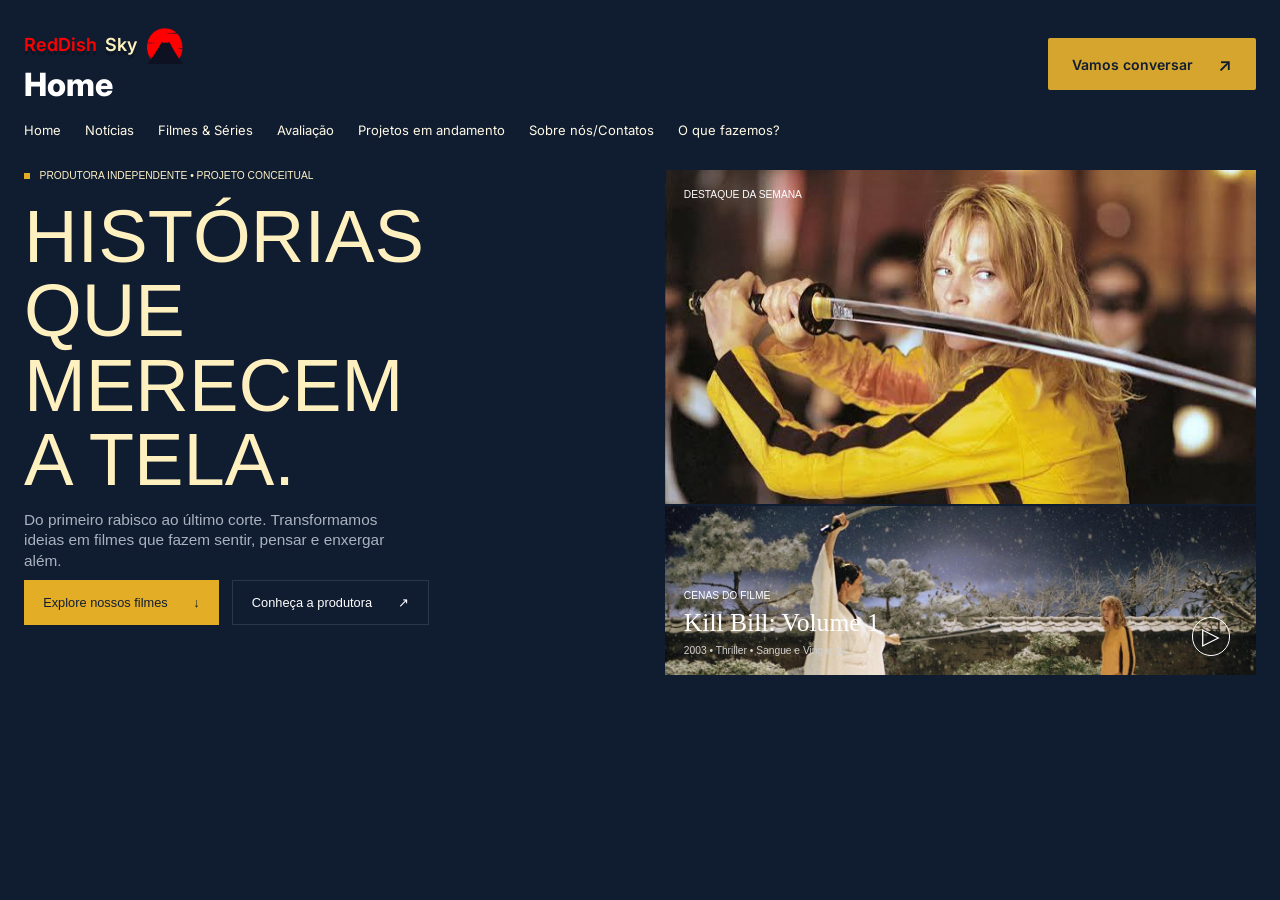
<file: index.html>
<!DOCTYPE html>
<html lang="pt-br">

<head>
    <meta charset="UTF-8">
    <meta name="viewport" content="width=device-width, initial-scale=1.0">
    <title>Red Sky - Home</title>
    <link href="https://fonts.googleapis.com/css2?family=Barlow+Condensed:wght@600;700&family=Inter:ital,wght@0,400;0,500;0,600;0,700;0,800;1,600&display=swap" rel="stylesheet">
    <link rel="stylesheet" href="style.css">
</head>

<body>

    <div class="pagina">

        <header class="cabecalho">

            <div class="logo">

                <div class="logoNome">
                    <span>RedDish</span> Sky
                    <img src="Imagem/Logo.png" alt="Logo Red Sky">
                </div>

                <h2>Home</h2>

            </div>

            <nav>
                <a href="index.html">Home</a>
                <a href="noticias.html">Notícias</a>
                <a href="filmes&series.html">Filmes & Séries</a>
                <a href="avaliacao.html">Avaliação</a>
                <a href="projetos.html">Projetos em andamento</a>
                <a href="sobrenos.html">Sobre nós/Contatos</a>
                <a href="oquefazemos.html">O que fazemos?</a>
            </nav>

            <a href="sobrenos.html" class="botaoConversar">
                Vamos conversar <span>↗</span>
            </a>

        </header>

        <main class="conteudo">

            <section class="textoPrincipal">

                <p class="categoria">
                    <span></span>
                    PRODUTORA INDEPENDENTE • PROJETO CONCEITUAL
                </p>


                <h1>
                    HISTÓRIAS QUE<br>
                    MERECEM<br>
                    A TELA.
                </h1>


                <p class="descricao">
                    Do primeiro rabisco ao último corte. Transformamos <br>
                    ideias em filmes que fazem sentir, pensar e enxergar <br>
                    além.
                </p>


                <!-- BOTÕES -->
                <div class="botoes">

                    <a href="filmes&series.html" class="botaoFilmes">
                        Explore nossos filmes <span>↓</span>
                    </a>

                    <a href="oquefazemos.html" class="botaoProdutora">
                        Conheça a produtora <span>↗</span>
                    </a>

                </div>

            </section>

            <section class="imagens">


                <!-- IMAGEM SUPERIOR -->
                <div class="imagemPrincipal">

                    <img src="Imagem/Kill bill img1.jpg" alt="Cena de Kill Bill">

                    <span class="destaque">
                        DESTAQUE DA SEMANA
                    </span>

                </div>

                <div class="imagemSecundaria">

                    <img src="Imagem/Kill bill img2.jpg" alt="Cena de Kill Bill">

                    <div class="informacoesFilme">

                        <span>CENAS DO FILME</span>

                        <h2>Kill Bill: Volume 1</h2>

                        <p>2003 • Thriller • Sangue e Vingança</p>

                    </div>

                    <a href="#" class="botaoPlay">▷</a>

                </div>

            </section>

        </main>

    </div>

</body>

</html>
</file>
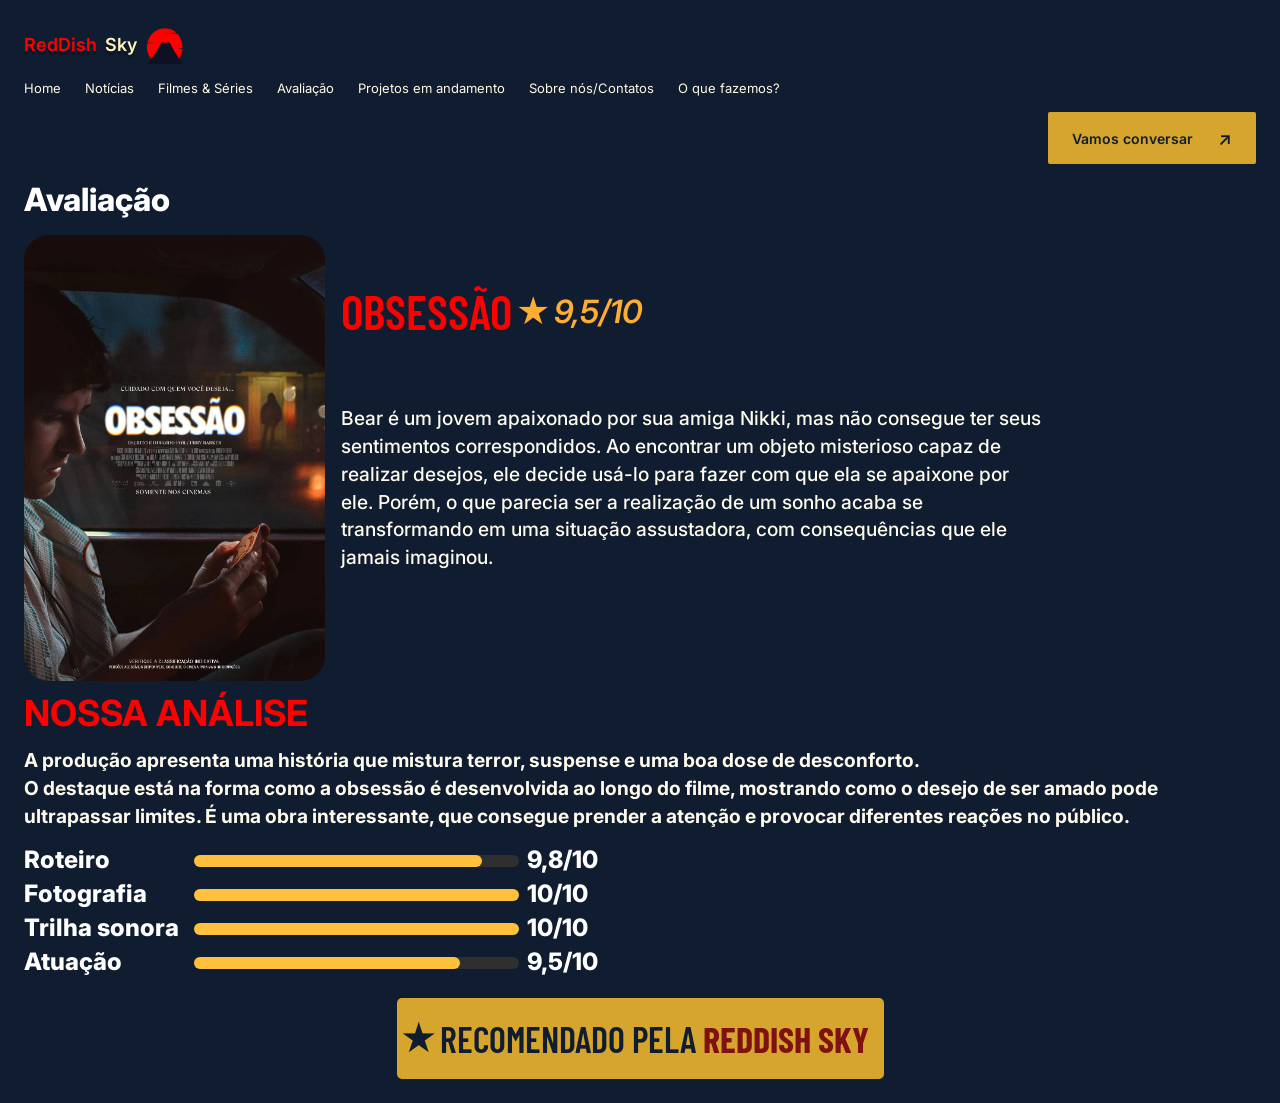
<file: avaliacao.html>
<!DOCTYPE html>
<html lang="en">
<head>
  <meta charset="UTF-8">
  <meta name="viewport" content="width=device-width, initial-scale=1.0">
  <title>Avaliação - RedDish Sky</title>
  <link href="https://fonts.googleapis.com/css2?family=Barlow+Condensed:wght@600;700&family=Inter:ital,wght@0,400;0,500;0,600;0,700;0,800;1,600&display=swap" rel="stylesheet">
  <link rel="stylesheet" href="avaliacao.css">
</head>
<body>

<div class="tela">

  <!-- topo -->
  <div class="logo"><span>RedDish</span> Sky <img src="Imagem/Logo.png" alt="Logo"></div>

  <nav>
    <a href="index.html">Home</a>
    <a href="noticias.html">Notícias</a>
    <a href="filmes&series.html">Filmes & Séries</a>
    <a href="avaliacao.html">Avaliação</a>
    <a href="projetos.html">Projetos em andamento</a>
    <a href="sobrenos.html">Sobre nós/Contatos</a>
    <a href="oquefazemos.html">O que fazemos?</a>
  </nav>

  <a href="sobrenos.html" class="botao">Vamos conversar <span>↗</span></a>

  <h1>Avaliação</h1>

  <!-- lado esquerdo -->
  <img class="poster" src="Imagem/Obsessão img7.jpg">

  <div class="filmeCabecalho">
    <h2 class="titulo">Obsessão</h2>
    <span class="estrela">★</span>
    <span class="nota">9,5/10</span>
  </div>

  <p class="sinopse">Bear é um jovem apaixonado por sua amiga Nikki, mas não consegue ter seus sentimentos correspondidos. Ao encontrar um objeto misterioso capaz de realizar desejos, ele decide usá-lo para fazer com que ela se apaixone por ele. Porém, o que parecia ser a realização de um sonho acaba se transformando em uma situação assustadora, com consequências que ele jamais imaginou.</p>

  <div class="linha"></div>

  <!-- lado direito -->
  <h2 class="analiseTitulo">Nossa análise</h2>
  <p class="analiseTexto">A produção apresenta uma história que mistura terror, suspense e uma boa dose de desconforto.<br>O destaque está na forma como a obsessão é desenvolvida ao longo do filme, mostrando como o desejo de ser amado pode ultrapassar limites. É uma obra interessante, que consegue prender a atenção e provocar diferentes reações no público.</p>

  <div class="notas">
    <div class="item">
      <span>Roteiro</span>
      <div class="barra"><div style="width: 88.5%"></div></div>
      <span>9,8/10</span>
    </div>
    <div class="item">
      <span>Fotografia</span>
      <div class="barra"><div style="width: 100%"></div></div>
      <span>10/10</span>
    </div>
    <div class="item">
      <span>Trilha sonora</span>
      <div class="barra"><div style="width: 100%"></div></div>
      <span>10/10</span>
    </div>
    <div class="item">
      <span>Atuação</span>
      <div class="barra"><div style="width: 81.8%"></div></div>
      <span>9,5/10</span>
    </div>
  </div>

  <div class="selo">
    <span>★</span>
    <p>RECOMENDADO PELA <b>REDDISH SKY</b></p>
  </div>

</div>

</body>
</html>
</file>
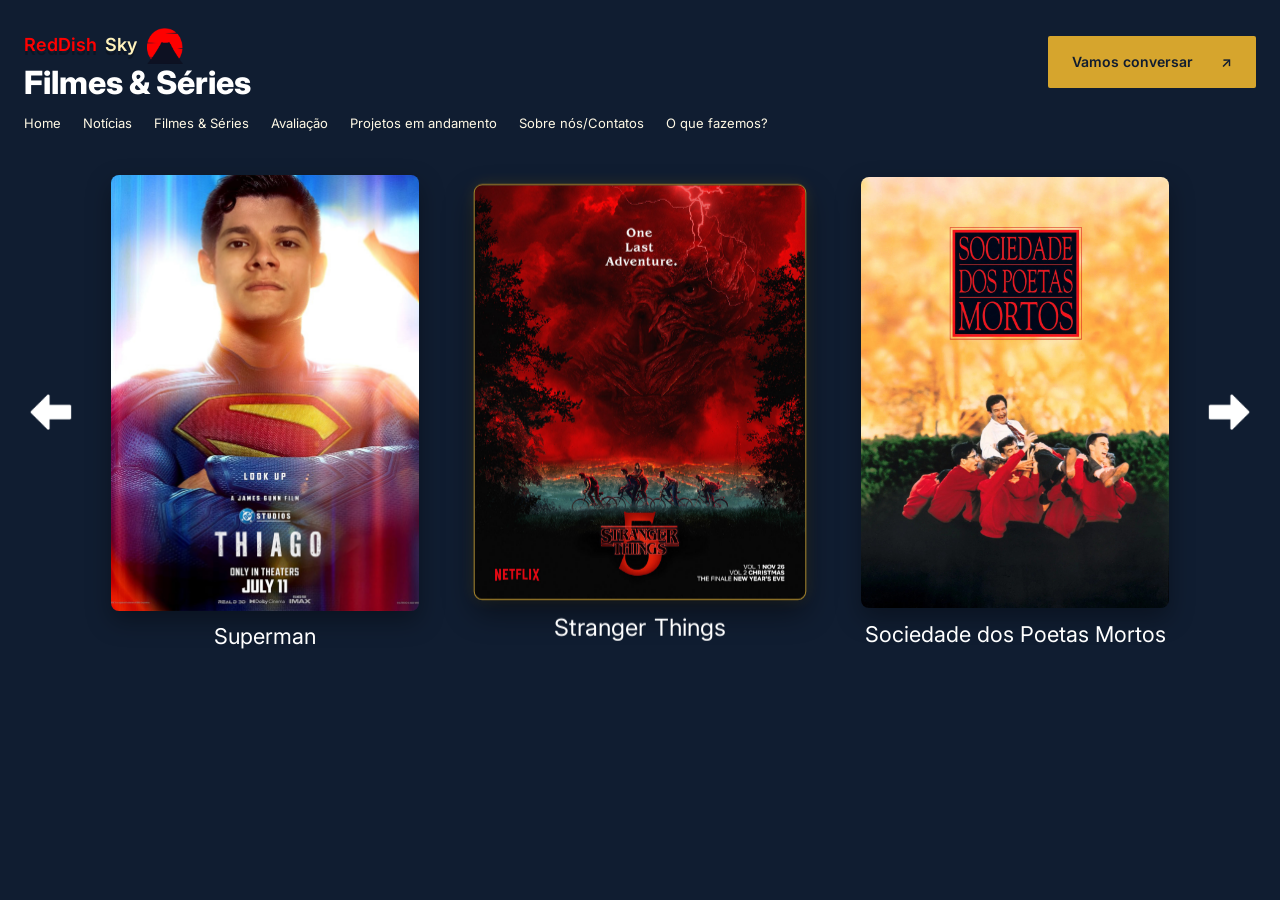
<file: filmes&series.html>
<!DOCTYPE html>
<html lang="pt-br">

<head>
    <meta charset="UTF-8">
    <meta name="viewport" content="width=device-width, initial-scale=1.0">
    <title>Red Sky - Filmes & Séries</title>
    <link href="https://fonts.googleapis.com/css2?family=Barlow+Condensed:wght@600;700&family=Inter:ital,wght@0,400;0,500;0,600;0,700;0,800;1,600&display=swap" rel="stylesheet">
    <link rel="stylesheet" href="filme nos.css">
    <script src="filmes&series.js" defer></script>
</head>

<body>

    <div class="pagina">

        <header class="cabecalho">

            <div class="logo">

                <div class="logoNome">
                    <span>RedDish</span> Sky
                    <img src="Imagem/Logo.png" alt="Logo Red Sky">
                </div>

                <h2>Filmes & Séries</h2>

            </div>

            <nav class="menu">
                <a href="index.html">Home</a>
                <a href="noticias.html">Notícias</a>
                <a class="ativo" href="filmes&series.html">Filmes & Séries</a>
                <a href="avaliacao.html">Avaliação</a>
                <a href="projetos.html">Projetos em andamento</a>
                <a href="sobrenos.html">Sobre nós/Contatos</a>
                <a href="oquefazemos.html">O que fazemos?</a>
            </nav>

            <a href="sobrenos.html" class="botaoConversar">
                Vamos conversar <span>↗</span>
            </a>

        </header>

        <main class="conteudoFilmes">

            <button class="setaFilmes setaEsquerda" id="anterior" aria-label="Filme anterior">
                <img src="Imagem/—Pngtree—vector right arrow icon_4184716.png" alt="">
            </button>

            <section class="listaFilmes" id="listaFilmes">

                <div class="cardFilme">

                    <img src="Imagem/ThiagoMondim1i1.jpg.jpeg" alt="Cartaz do filme Superman">

                    <h2>Superman</h2>

                </div>

                <div class="cardFilme filmeCentral">

                    <img src="Imagem/Stranger Things.jpg" alt="Cartaz de Stranger Things">

                    <h2>Stranger Things</h2>

                </div>

                <div class="cardFilme">

                    <img src="Imagem/Sociedade dos Poetas Mortos img6.jpg" alt="Cartaz de Sociedade dos Poetas Mortos">

                    <h2>Sociedade dos Poetas Mortos</h2>

                </div>

            </section>

            <button class="setaFilmes setaDireita" id="proximo" aria-label="Próximo filme">
                <img src="Imagem/—Pngtree—vector right arrow icon_4184716.png" alt="">
            </button>

        </main>

    </div>

    

</body>

</html>
</file>
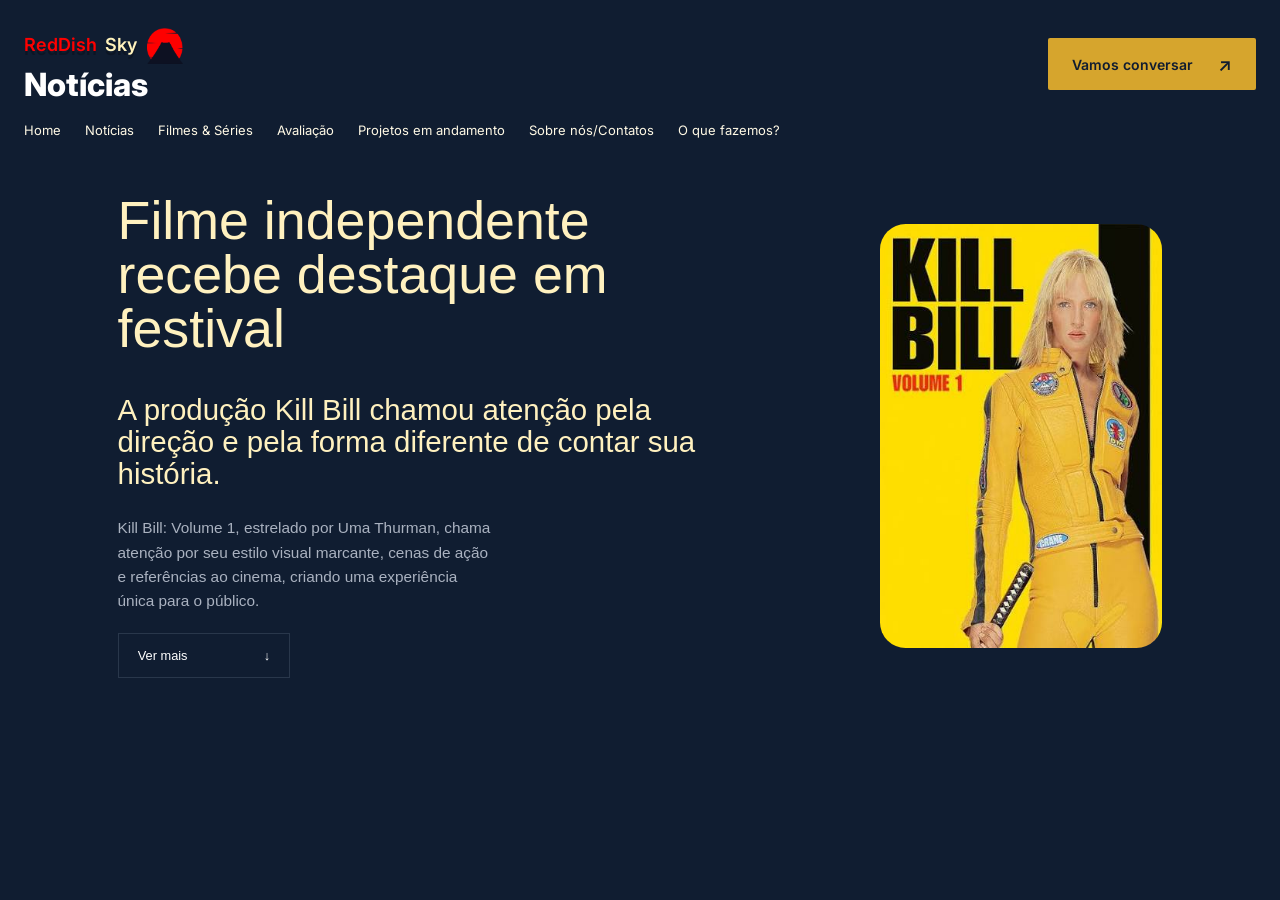
<file: noticias.html>
<!DOCTYPE html>
<html lang="pt-br">

<head>
    <meta charset="UTF-8">
    <meta name="viewport" content="width=device-width, initial-scale=1.0">
    <title>Red Sky - Notícias</title>
    <link href="https://fonts.googleapis.com/css2?family=Barlow+Condensed:wght@600;700&family=Inter:ital,wght@0,400;0,500;0,600;0,700;0,800;1,600&display=swap" rel="stylesheet">
    <link rel="stylesheet" href="style.css">
</head>

<body>

    <div class="pagina">

        <header class="cabecalho">

            <div class="logo">

                <div class="logoNome">
                    <span>RedDish</span> Sky
                    <img src="Imagem/Logo.png" alt="Logo Red Sky">
                </div>

                <h2>Notícias</h2>

            </div>

            <nav>
            <a href="index.html">Home</a>
            <a href="noticias.html">Notícias</a>
            <a href="filmes&series.html">Filmes & Séries</a>
            <a href="avaliacao.html">Avaliação</a>
            <a href="projetos.html">Projetos em andamento</a>
            <a href="sobrenos.html">Sobre nós/Contatos</a>
            <a href="oquefazemos.html">O que fazemos?</a>
        </nav>

            <a href="sobrenos.html" class="botaoConversar">
                Vamos conversar <span>↗</span>
            </a>

        </header>

        <main class="conteudoNoticia">

            <section class="textoNoticia">

                <h1>
                    Filme independente<br>
                    recebe destaque em<br>
                    festival
                </h1>

                <h2>
                    A produção Kill Bill chamou atenção pela
                    direção e pela forma diferente de contar
                    sua história.
                </h2>

                <p>
                    Kill Bill: Volume 1, estrelado por Uma Thurman,
                    chama <br> atenção por seu estilo visual marcante,
                    cenas de ação <br> e referências ao cinema, criando
                    uma experiência <br> única para o público.
                </p>

                <a href="#" class="botaoVerMais">
                    Ver mais <span>↓</span>
                </a>

            </section>

            <section class="imagemNoticia">

                <img src="Imagem/Kill Bill img3.jpg" alt="Cartaz de Kill Bill Volume 1">

            </section>

        </main>

    </div>

</body>

</html>
</file>
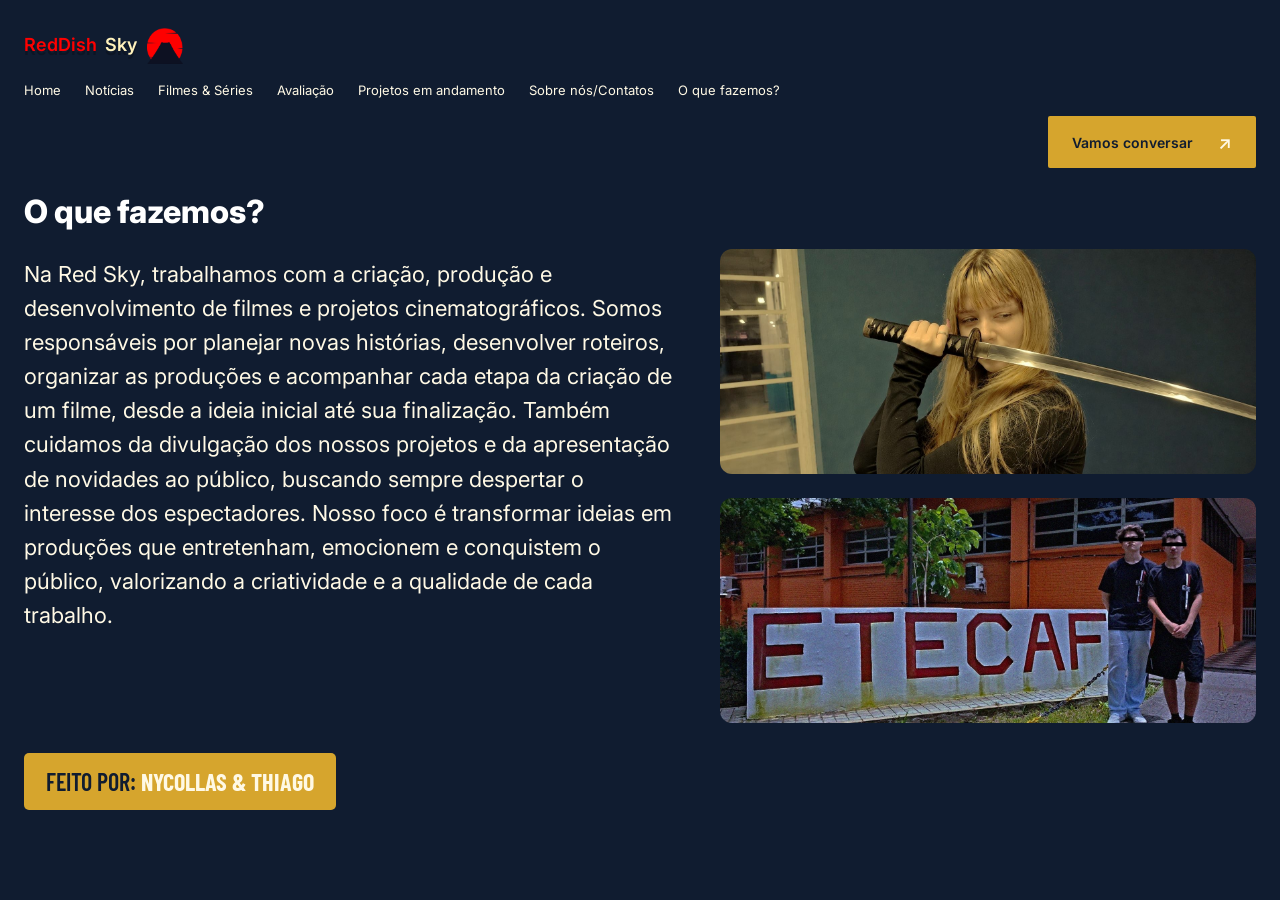
<file: oquefazemos.html>
<!DOCTYPE html>
<html lang="pt-BR">
<head>
    <meta charset="UTF-8">
    <meta name="viewport" content="width=device-width, initial-scale=1.0">
    <title>O que fazemos? - RedDish Sky</title>
    <link href="https://fonts.googleapis.com/css2?family=Barlow+Condensed:wght@600;700&family=Inter:ital,wght@0,400;0,500;0,600;0,700;0,800;1,600&display=swap" rel="stylesheet">
  <link rel="stylesheet" href="oquefazemos.css">
</head>
<body>
    <div class="tela">

  <!-- topo -->
  <div class="logo"><span>RedDish</span> Sky <img src="Imagem/Logo.png" alt="Logo"></div>

  <nav>
    <a href="index.html">Home</a>
    <a href="noticias.html">Notícias</a>
    <a href="filmes&series.html">Filmes & Séries</a>
    <a href="avaliacao.html">Avaliação</a>
    <a href="projetos.html">Projetos em andamento</a>
    <a href="sobrenos.html">Sobre nós/Contatos</a>
    <a href="oquefazemos.html">O que fazemos?</a>
  </nav>

  <a href="sobrenos.html" class="botao">Vamos conversar <span>↗</span></a>

  <h1>O que fazemos?</h1>
  
    <div class="conteudo">
      <p class="texto">Na Red Sky, trabalhamos com a criação, produção e desenvolvimento de filmes e projetos cinematográficos. Somos responsáveis por planejar novas histórias, desenvolver roteiros, organizar as produções e acompanhar cada etapa da criação de um filme, desde a ideia inicial até sua finalização.
Também cuidamos da divulgação dos nossos projetos e da apresentação de novidades ao público, buscando sempre despertar o interesse dos espectadores. Nosso foco é transformar ideias em produções que entretenham, emocionem e conquistem o público, valorizando a criatividade e a qualidade de cada trabalho.</p>
      <div class="imagens">
        <img src="Imagem/Foto KILL BILL.jpeg" alt="Obsessão">
        <img src="Imagem/Parasite.jpeg" alt="Escola">
      </div>
    </div>

    <div class="autores">FEITO POR: <strong>NYCOLLAS & THIAGO</strong></div>

</body>
</html>
</file>
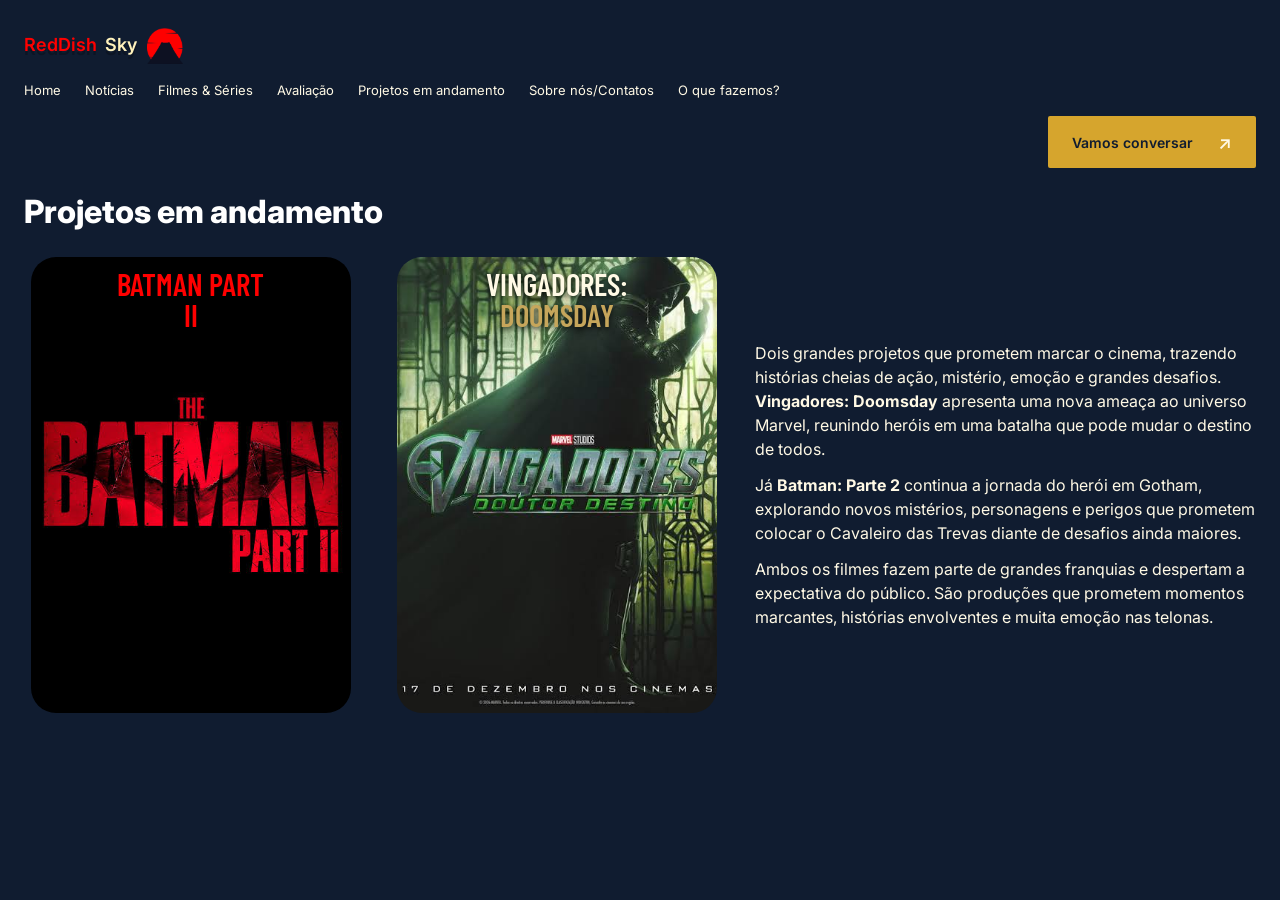
<file: projetos.html>
<!DOCTYPE html>
<html lang="en">
<head>
    <meta charset="UTF-8">
    <meta name="viewport" content="width=device-width, initial-scale=1.0">
    <title>Projetos em andamento - RedDish Sky</title>
    <link href="https://fonts.googleapis.com/css2?family=Barlow+Condensed:wght@600;700&family=Inter:ital,wght@0,400;0,500;0,600;0,700;0,800;1,600&display=swap" rel="stylesheet">
  <link rel="stylesheet" href="projetos.css">
</head>
<body>
    <div class="tela">

  <!-- topo -->
  <div class="logo"><span>RedDish</span> Sky <img src="Imagem/Logo.png" alt="Logo"></div>

  <nav>
    <a href="index.html">Home</a>
    <a href="noticias.html">Notícias</a>
    <a href="filmes&series.html">Filmes & Séries</a>
    <a href="avaliacao.html">Avaliação</a>
    <a href="projetos.html">Projetos em andamento</a>
    <a href="sobrenos.html">Sobre nós/Contatos</a>
    <a href="oquefazemos.html">O que fazemos?</a>
  </nav>

  <a href="sobrenos.html" class="botao">Vamos conversar <span>↗</span></a>

  <h1>Projetos em andamento</h1>

   <!-- lado esquerdo -->
    <div class="poster">
      <div class="posterItem">
        <h2 class="titulo1">BATMAN PART II</h2>
        <img src="Imagem/Batman Part II img8.jpg" alt="The Batman Part II">
      </div>
      <div class="posterItem">
        <h2 class="titulo"><span>Vingadores:</span>  Doomsday</h2>
        <div class="posterDetalhes">
          <img src="Imagem/Vingadores Doomsday img9.jpg" alt="Vingadores: Doomsday">
        </div>
      </div>
      <p class="descricao">Dois grandes projetos que prometem marcar o cinema, trazendo histórias cheias de ação, mistério, emoção e grandes desafios. <strong>Vingadores: Doomsday</strong> apresenta uma nova ameaça ao universo Marvel, reunindo heróis em uma batalha que pode mudar o destino de todos.
        <span class="descricaoParagrafo">Já <strong>Batman: Parte 2</strong> continua a jornada do herói em Gotham, explorando novos mistérios, personagens e perigos que prometem colocar o Cavaleiro das Trevas diante de desafios ainda maiores.</span>
        <span class="descricaoParagrafo">Ambos os filmes fazem parte de grandes franquias e despertam a expectativa do público. São produções que prometem momentos marcantes, histórias envolventes e muita emoção nas telonas.</span>
      </p>
    </div>

</body>
</html>
</file>
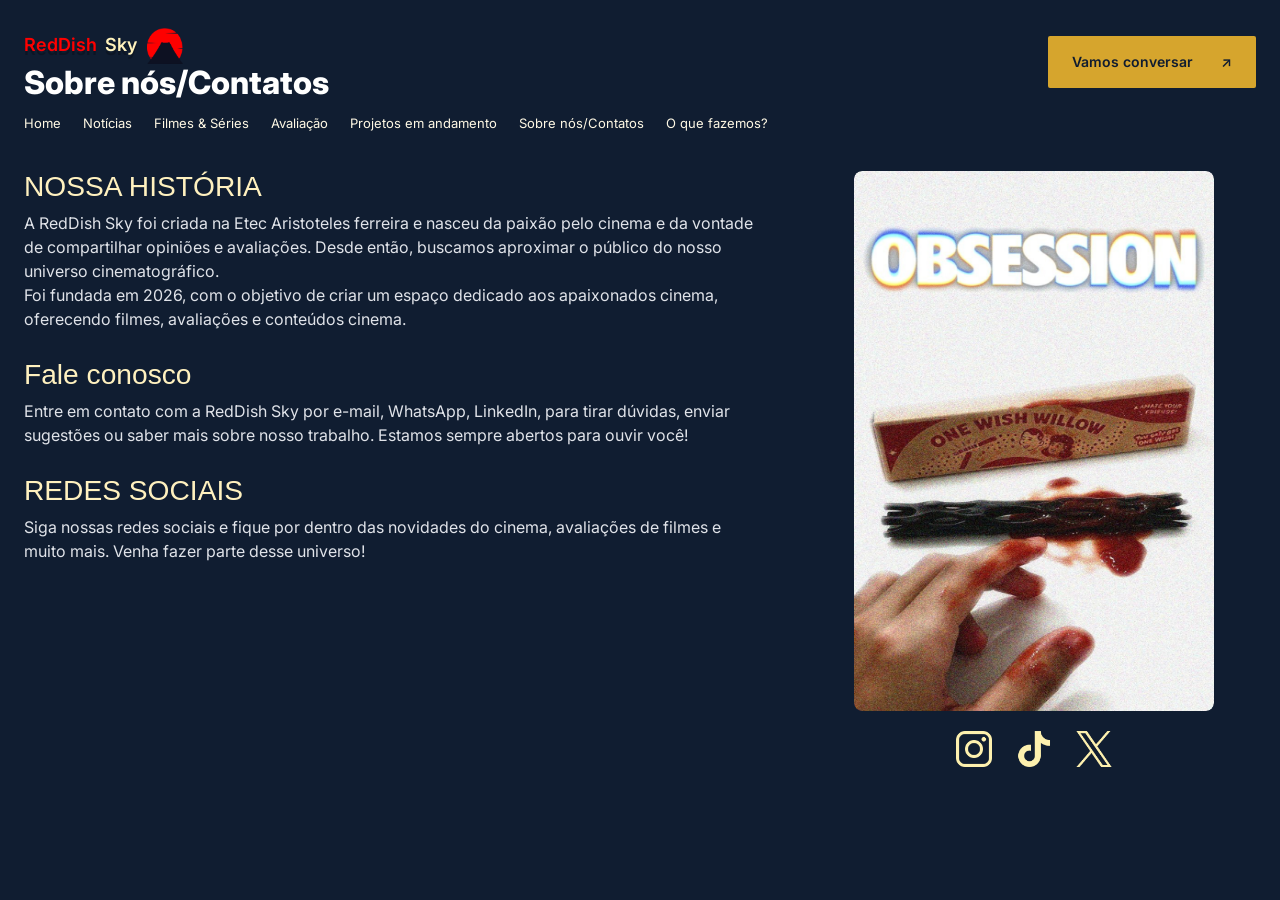
<file: sobrenos.html>
<!DOCTYPE html>
<html lang="pt-br">

<head>
    <meta charset="UTF-8">
    <meta name="viewport" content="width=device-width, initial-scale=1.0">
    <title>Red Sky - Sobre nós</title>
    <link href="https://fonts.googleapis.com/css2?family=Barlow+Condensed:wght@600;700&family=Inter:ital,wght@0,400;0,500;0,600;0,700;0,800;1,600&display=swap" rel="stylesheet">
    <link rel="stylesheet" href="filme nos.css">
</head>

<body>

    <div class="pagina">

        <header class="cabecalho">

            <div class="logo">

                <div class="logoNome">
                    <span>RedDish</span> Sky
                    <img src="Imagem/Logo.png" alt="Logo Red Sky">
                </div>

                <h2>Sobre nós/Contatos</h2>

            </div>

            <nav class="menu">
                    <a href="index.html">Home</a>
                    <a href="noticias.html">Notícias</a>
                    <a href="filmes&series.html">Filmes & Séries</a>
                    <a href="avaliacao.html">Avaliação</a>
                    <a href="projetos.html">Projetos em andamento</a>
                    <a class="ativo" href="sobrenos.html">Sobre nós/Contatos</a>
                    <a href="oquefazemos.html">O que fazemos?</a>

            </nav>

            <a href="sobrenos.html" class="botaoConversar">
                Vamos conversar <span>↗</span>
            </a>

        </header>

        <main class="conteudoSobrenos">

            <section class="textosSobrenos">

                <div class="blocoSobrenos">
                    <h2>NOSSA HISTÓRIA</h2>

                    <p>
                        A RedDish Sky foi criada na Etec Aristoteles ferreira e nasceu da paixão pelo cinema e da vontade de compartilhar opiniões e avaliações. Desde então, buscamos aproximar o público do nosso universo cinematográfico.
                    </p>

                    <p>
                        Foi fundada em 2026, com o objetivo de criar um espaço dedicado aos apaixonados cinema, oferecendo filmes, avaliações e conteúdos cinema.
                    </p>
                </div>

                <div class="blocoSobrenos">
                    <h2>Fale conosco</h2>

                    <p>
                        Entre em contato com a RedDish Sky por e-mail, WhatsApp, LinkedIn, para tirar dúvidas, enviar sugestões ou saber mais sobre nosso trabalho. Estamos sempre abertos para ouvir você!
                    </p>
                </div>

                <div class="blocoSobrenos">
                    <h2>REDES SOCIAIS</h2>

                    <p>
                        Siga nossas redes sociais e fique por dentro das novidades do cinema, avaliações de filmes e muito mais. Venha fazer parte desse universo!
                    </p>
                </div>

            </section>

            <section class="ladoDireitoSobrenos">

                <div class="imagemSobrenos">
                    <img src="Imagem/ediçãoObsessão.jpeg" alt="Imagem de Kill Bill">
                </div>

                <div class="redesSociais">

                    <a href="#" aria-label="Instagram"></a>
                    <a href="#" aria-label="TikTok"></a>
                    <a href="#" aria-label="X"></a>

                </div>

            </section>

        </main>

    </div>

</body>
</html>
</file>
<file: style.css>
*{
margin: 0;
padding: 0;
box-sizing: border-box;
}

body{
background-color: #101d31;
font-family: Arial, Helvetica, sans-serif;
}

.pagina{
background-color: #101d31;
color: white;
margin: 0;
padding: 2vw;
width: 100%;
height: 100vh;
overflow: hidden;
}

.cabecalho{
position: relative;
display: block;
width: 1440px;
height: 74px;
margin-bottom: 1vw;
left: calc(-1.739vw);
top: calc(-1.739vw);
zoom: 1.15;
}

@media (min-width: 1656px){
.cabecalho{
left: calc(41.739vw - 720px);
}
}

.logo{
position: absolute;
left: 67px;
top: 28px;
min-width: 0;
}

.logoNome{
display: flex;
align-items: center;
gap: 8px;
font-family: 'Inter', Arial, sans-serif;
font-size: 18px;
font-weight: 600;
color: #fff2bc;
text-shadow: 0 4px 0 rgba(0, 0, 0, 0.25);
}

.logoNome span{
color: red;
}

.logoNome img{
width: 40px;
height: 40px;
object-fit: contain;
}

.logo h2{
font-family: 'Inter', Arial, sans-serif;
font-size: 32px;
font-weight: 800;
color: white;
margin-top: 1px;
}

nav{
position: absolute;
left: 383px;
top: 36px;
display: flex;
width: max-content;
gap: 33px;
}

nav a{
text-decoration: none;
color: #fff9e5;
font-family: 'Inter', Arial, sans-serif;
font-size: 13px;
display: inline-block;
transition: 0.3s ease;
}

nav a:hover{
transform: translateY(-5px);
filter: brightness(1.2);
box-shadow: 0 5px 15px #e3ad2650;
}

.botaoConversar{
position: absolute;
left: 1217px;
top: 22px;
background-color: #d6a52d;
color: #101c30;
text-decoration: none;
font-family: 'Inter', Arial, sans-serif;
font-size: 14px;
font-weight: 600;
padding: 0 24px;
width: 208px;
height: 52px;
min-width: 0;
display: flex;
justify-content: space-between;
align-items: center;
border-radius: 2px;
transition: 0.3s ease;
}

.botaoConversar span{
font-size: 18px;
}

.conteudo{
display: flex;
justify-content: space-between;
gap: 3%;
}

.textoPrincipal{
width: 47%;
}

.categoria{
font-size: 0.8vw;
margin-bottom: 1.5vw;
color: #fff2c6;
}

.categoria span{
display: inline-block;
width: 0.5vw;
height: 0.5vw;
background-color: #e3ad26;
margin-right: 0.5vw;
}

.textoPrincipal h1{
font-family: Impact, "Arial Narrow", sans-serif;
font-size: 5.8vw;
font-weight: normal;
line-height: 1;
color: #fff1bf;
margin-bottom: 1vw;
}

.descricao{
font-size: 1.2vw;
line-height: 1.6vw;
color: #aab2c0;
max-width: 38vw;
margin-bottom: 0.7vw;
}

.botoes{
display: flex;
gap: 1vw;
}

.botaoFilmes,
.botaoProdutora{
text-decoration: none;
font-size: 1vw;
padding: 1.1vw 1.5vw;
display: flex;
align-items: center;
justify-content: space-between;
gap: 2vw;
transition: 0.3s ease;
}

.botaoFilmes{
background-color: #e3ad26;
color: #101d31;
}

.botaoProdutora{
border: 1px solid #29374b;
color: white;
}

.botaoFilmes:hover,
.botaoProdutora:hover,
.botaoConversar:hover{
transform: translateY(-5px);
filter: brightness(1.2);
box-shadow: 0 5px 15px #e3ad2650;
}

.imagens{
width: 48%;
display: flex;
flex-direction: column;
gap: 2px;
}

.imagemPrincipal{
width: 100%;
aspect-ratio: 1.77 / 1;
position: relative;
overflow: hidden;
}

.imagemPrincipal img{
width: 100%;
height: 100%;
object-fit: cover;
}

.destaque{
position: absolute;
top: 1.5vw;
left: 1.5vw;
color: white;
font-size: 0.8vw;
}

.imagemSecundaria{
width: 100%;
aspect-ratio: 3.5 / 1;
position: relative;
overflow: hidden;
}

.imagemSecundaria img{
width: 100%;
height: 100%;
object-fit: cover;
}

.informacoesFilme{
position: absolute;
bottom: 1.5vw;
left: 1.5vw;
color: white;
}

.informacoesFilme span{
font-size: 0.8vw;
}

.informacoesFilme h2{
font-family: Georgia, serif;
font-size: 2vw;
font-weight: normal;
margin-top: 0.4vw;
}

.informacoesFilme p{
font-size: 0.8vw;
color: #d0d0d0;
margin-top: 0.5vw;
}

.botaoPlay{
position: absolute;
right: 2vw;
bottom: 1.5vw;
width: 3vw;
height: 3vw;
border: 1px solid white;
border-radius: 50%;
color: white;
text-decoration: none;
font-size: 1.8vw;
display: flex;
align-items: center;
justify-content: center;
transition: 0.3s ease;
}

.botaoPlay:hover{
transform: translateY(-5px);
filter: brightness(1.2);
box-shadow: 0 5px 15px #e3ad2650;
}


/* PÁGINA NOTÍCIAS */

.conteudoNoticia{
display: flex;
justify-content: space-around;
align-items: center;
gap: 5%;
width: 100%;
height: 85%;
padding: 1vw 7vw;
}

.textoNoticia{
width: 55%;
}

.textoNoticia h1{
font-family: Impact, "Arial Narrow", sans-serif;
font-size: 4.2vw;
font-weight: normal;
line-height: 1;
color: #fff1bf;
margin-bottom: 3vw;
}

.textoNoticia h2{
font-family: Impact, "Arial Narrow", sans-serif;
font-size: 2.3vw;
font-weight: normal;
line-height: 1.1;
color: #fff1bf;
margin-bottom: 2vw;
}

.textoNoticia p{
font-size: 1.2vw;
line-height: 1.9vw;
color: #aab2c0;
max-width: 38vw;
margin-bottom: 1.5vw;
}

.imagemNoticia{
width: 25%;
aspect-ratio: 2 / 3;
max-height: 35vw;
overflow: hidden;
border-radius: 2vw;
}

.imagemNoticia img{
width: 100%;
height: 100%;
object-fit: contain;
display: block;
}

.botaoVerMais{
width: 13.5vw;
padding: 1.1vw 1.5vw;
border: 1px solid #29374b;
color: white;
text-decoration: none;
font-size: 1vw;
display: flex;
align-items: center;
justify-content: space-between;
transition: 0.3s ease;
}

.botaoVerMais:hover{
transform: translateY(-5px);
filter: brightness(1.2);
box-shadow: 0 5px 15px #e3ad2650;
}


/* RESPONSIVIDADE */

@media (max-width: 1655px){
.pagina{
height: auto;
min-height: 100vh;
padding: 24px;
overflow: visible;
}

.cabecalho{
left: 0;
top: 0;
width: 100%;
height: auto;
margin-bottom: 32px;
display: grid;
grid-template-columns: minmax(0, 1fr) auto;
align-items: center;
gap: 18px 24px;
zoom: 1;
}

.logo,
nav,
.botaoConversar{
position: static;
}

.logo{
grid-column: 1;
grid-row: 1;
}

nav{
grid-column: 1 / -1;
grid-row: 2;
flex-wrap: wrap;
width: 100%;
gap: 12px 24px;
}

.botaoConversar{
grid-column: 2;
grid-row: 1;
justify-self: end;
}

.conteudoNoticia{
height: auto;
padding: 24px 4vw;
}
}

@media (max-width: 1000px){
.conteudo,
.conteudoNoticia{
flex-direction: column;
align-items: stretch;
gap: 32px;
}

.textoPrincipal,
.imagens,
.textoNoticia{
width: 100%;
}

.textoPrincipal h1{
font-size: clamp(48px, 8vw, 72px);
}

.categoria{
font-size: 13px;
}

.descricao,
.textoNoticia p{
max-width: none;
font-size: 18px;
line-height: 1.55;
}

.descricao br,
.textoNoticia p br{
display: none;
}

.botoes{
flex-wrap: wrap;
gap: 12px;
}

.botaoFilmes,
.botaoProdutora{
font-size: 14px;
padding: 14px 18px;
gap: 18px;
}

.destaque,
.informacoesFilme span,
.informacoesFilme p{
font-size: 12px;
}

.informacoesFilme h2{
font-size: clamp(18px, 3vw, 26px);
}

.botaoPlay{
width: 42px;
height: 42px;
font-size: 24px;
}

.conteudoNoticia{
padding: 0;
}

.textoNoticia h1{
font-size: clamp(38px, 6vw, 58px);
margin-bottom: 24px;
}

.textoNoticia h2{
font-size: clamp(22px, 3.2vw, 30px);
margin-bottom: 20px;
}

.imagemNoticia{
width: min(65%, 400px);
max-height: none;
align-self: center;
}

.botaoVerMais{
width: 160px;
padding: 12px 15px;
font-size: 14px;
}
}

@media (max-width: 650px){
.pagina{
padding: 16px;
}

.cabecalho{
display: flex;
flex-direction: column;
align-items: flex-start;
gap: 16px;
margin-bottom: 28px;
}

nav{
gap: 10px 14px;
}

nav a{
font-size: 12px;
}

.logo h2{
font-size: 24px;
}

.botaoConversar{
justify-self: auto;
}

.textoPrincipal h1{
font-size: clamp(42px, 12vw, 58px);
}

.imagemPrincipal{
aspect-ratio: 16 / 9;
}

.imagemSecundaria{
aspect-ratio: 3.2 / 1;
}

.conteudoNoticia{
gap: 24px;
}

.textoNoticia h1{
font-size: clamp(34px, 10vw, 44px);
margin-bottom: 20px;
}

.textoNoticia h2{
font-size: 22px;
}

.textoNoticia p{
font-size: 16px;
line-height: 1.5;
}

.imagemNoticia{
width: min(85%, 360px);
}
}
</file>
<file: avaliacao.css>
* {
  margin: 0;
  padding: 0;
  box-sizing: border-box;
}

body {
  background: #101c30;
  font-family: 'Inter', Arial, sans-serif;
}

.tela {
  position: relative;
  width: 1440px;
  height: 731px;
  margin: 0 auto;
  zoom: 1.1;
}

.logo {
  position: absolute;
  left: 67px;
  top: 28px;
  display: flex;
  align-items: center;
  gap: 8px;
  font-size: 18px;
  font-weight: 600;
  color: #fff2bc;
  text-shadow: 0 4px 0 rgba(0, 0, 0, 0.25);
}

.logo span {
  color: red;
}

.logo img {
  width: 40px;
  height: 40px;
  object-fit: contain;
}

nav {
  position: absolute;
  left: 383px;
  top: 36px;
  display: flex;
  gap: 33px;
}

nav a {
  display: inline-block;
  color: #fff9e5;
  font-size: 13px;
  text-decoration: none;
  transition: 0.3s ease;
}

nav a:hover {
  transform: translateY(-5px);
  filter: brightness(1.2);
  box-shadow: 0 5px 15px #e3ad2650;
}

nav a.ativo {
  color: #efdebe;
}

.botao {
  position: absolute;
  left: 1217px;
  top: 22px;
  width: 208px;
  height: 52px;
  padding: 0 24px;
  display: flex;
  justify-content: space-between;
  align-items: center;
  background: #d6a52d;
  color: #101c30;
  font-size: 14px;
  font-weight: 600;
  text-decoration: none;
  border-radius: 2px;
  transition: 0.3s ease;
}

.botao span {
  font-size: 18px;
}

.botao:hover {
  transform: translateY(-5px);
  filter: brightness(1.2);
  box-shadow: 0 5px 15px #e3ad2650;
}

h1 {
  position: absolute;
  left: 67px;
  top: 69px;
  font-size: 32px;
  font-weight: 800;
  color: white;
}

.poster {
  position: absolute;
  left: 30px;
  top: 195px;
  width: 301px;
  height: 446px;
  object-fit: cover;
  border-radius: 25px;
}

.titulo {
  position: absolute;
  left: 353px;
  top: 228px;
  font-family: 'Barlow Condensed', 'Arial Narrow', sans-serif;
  font-size: 55px;
  font-weight: 600;
  line-height: 0.94;
  text-transform: uppercase;
  color: red;
}

.estrela {
  position: absolute;
  left: 556px;
  top: 240px;
  font-size: 37px;
  line-height: 1;
  color: #ffac32;
}

.nota {
  position: absolute;
  left: 593px;
  top: 241px;
  font-size: 36px;
  font-weight: 600;
  font-style: italic;
  line-height: 0.94;
  color: #ffac32;
}

.sinopse {
  position: absolute;
  left: 348px;
  top: 314px;
  width: 405px;
  font-size: 24px;
  font-weight: 500;
  line-height: 0.95;
  color: #fffcee;
}

.linha {
  position: absolute;
  left: 768px;
  top: 170px;
  width: 1px;
  height: 465px;
  background: white;
}

.analiseTitulo {
  position: absolute;
  left: 793px;
  top: 173px;
  font-size: 36px;
  font-weight: 700;
  line-height: 0.94;
  text-transform: uppercase;
  color: red;
}

.analiseTexto {
  position: absolute;
  left: 793px;
  top: 220px;
  width: 600px;
  font-size: 24px;
  font-weight: 700;
  line-height: 0.94;
  color: #fffcee;
}

.notas {
  position: absolute;
  left: 793px;
  top: 415px;
}

.item {
  display: flex;
  align-items: center;
  height: 29px;
  margin-bottom: 5px;
  font-size: 24px;
  font-weight: 800;
  line-height: 1.2;
  color: white;
}

.item span:first-child {
  width: 170px;
}

.item span:last-child {
  margin-left: 8px;
}

.barra {
  width: 325px;
  height: 12px;
  background: #2f2f2f;
  border-radius: 20px;
}

.barra div {
  height: 100%;
  background: #ffc13d;
  border-radius: 20px;
}

.selo {
  position: absolute;
  left: 899px;
  top: 601px;
  width: 487px;
  height: 81px;
  padding-left: 3px;
  display: flex;
  align-items: center;
  background: #d6a52d;
  color: #101c30;
  border-radius: 5px;
}

.selo span {
  width: 37px;
  font-size: 37px;
  line-height: 1;
}

.selo p {
  margin-left: 3px;
  font-family: 'Barlow Condensed', 'Arial Narrow', sans-serif;
  font-size: 36px;
  font-weight: 600;
  line-height: 0.94;
  white-space: nowrap;
}

.selo p b {
  color: #7f1111;
  font-weight: 700;
}

.filmeCabecalho {
  position: absolute;
  inset: 0;
  width: 100%;
  height: 100%;
  pointer-events: none;
}

@media (max-width: 1583px) {
  .tela {
    display: grid;
    grid-template-columns: 301px minmax(0, 1fr);
    align-content: start;
    gap: 16px;
    width: 100%;
    min-height: 100vh;
    height: auto;
    margin: 0;
    padding: 24px;
    zoom: 1;
  }

  .logo,
  nav,
  .botao,
  h1,
  .poster,
  .filmeCabecalho,
  .titulo,
  .estrela,
  .nota,
  .sinopse,
  .linha,
  .analiseTitulo,
  .analiseTexto,
  .notas,
  .selo {
    position: static;
  }

  .logo {
    grid-column: 1 / -1;
    grid-row: 1;
  }

  nav {
    grid-column: 1 / -1;
    grid-row: 2;
    display: flex;
    flex-wrap: wrap;
    gap: 12px 24px;
  }

  .botao {
    grid-column: 1 / -1;
    grid-row: 3;
    justify-self: end;
  }

  h1 {
    grid-column: 1 / -1;
    grid-row: 4;
  }

  .poster {
    grid-column: 1;
    grid-row: 5 / span 2;
    width: min(100%, 301px);
    height: auto;
    aspect-ratio: 301 / 446;
    justify-self: center;
    align-self: start;
  }

  .filmeCabecalho {
    grid-column: 2;
    grid-row: 5;
    position: static;
    display: flex;
    align-items: center;
    gap: 4px;
    width: auto;
    height: auto;
  }

  .filmeCabecalho > * {
    position: static;
  }

  .titulo {
    font-size: clamp(30px, 4vw, 48px);
    white-space: nowrap;
  }

  .estrela {
    font-size: clamp(26px, 3vw, 34px);
  }

  .nota {
    margin-left: 0;
    font-size: clamp(24px, 3vw, 32px);
  }

  .sinopse {
    grid-column: 2;
    grid-row: 6;
    width: auto;
    max-width: 700px;
    font-size: clamp(16px, 1.5vw, 22px);
    line-height: 1.45;
  }

  .linha {
    display: none;
  }

  .analiseTitulo {
    grid-column: 1 / -1;
    grid-row: 7;
  }

  .analiseTexto {
    grid-column: 1 / -1;
    grid-row: 8;
    width: auto;
    font-size: clamp(16px, 1.5vw, 22px);
    line-height: 1.45;
  }

  .notas {
    grid-column: 1 / -1;
    grid-row: 9;
    width: 100%;
  }

  .selo {
    grid-column: 1 / -1;
    grid-row: 10;
    justify-self: center;
    width: min(100%, 487px);
  }
}

@media (max-width: 760px) {
  .tela {
    grid-template-columns: minmax(0, 1fr) minmax(0, 1fr);
    gap: 14px;
    padding: 16px;
  }

  nav {
    gap: 10px 14px;
  }

  .botao {
    justify-self: start;
  }

  h1 {
    font-size: 28px;
  }

  .poster {
    grid-column: 1 / -1;
    grid-row: 5;
    width: min(100%, 260px);
  }

  .filmeCabecalho {
    grid-column: 1 / -1;
    grid-row: 6;
    justify-self: center;
    gap: 5px;
    max-width: 100%;
  }

  .titulo {
    font-size: clamp(26px, 8vw, 40px);
  }

  .estrela {
    font-size: 26px;
  }

  .nota {
    font-size: 25px;
  }

  .sinopse {
    grid-column: 1 / -1;
    grid-row: 7;
    font-size: 16px;
    line-height: 1.5;
  }

  .analiseTitulo {
    grid-row: 8;
    font-size: 28px;
  }

  .analiseTexto {
    grid-row: 9;
    font-size: 16px;
    line-height: 1.5;
  }

  .notas {
    grid-row: 10;
  }

  .item {
    display: grid;
    grid-template-columns: minmax(0, 1fr) auto;
    grid-template-areas:
      "label score"
      "bar bar";
    gap: 6px 12px;
    height: auto;
    margin-bottom: 14px;
    font-size: 16px;
  }

  .item span:first-child {
    grid-area: label;
    width: auto;
  }

  .item .barra {
    grid-area: bar;
    width: 100%;
  }

  .item span:last-child {
    grid-area: score;
    margin-left: 0;
  }

  .selo {
    grid-row: 11;
    min-height: 68px;
    height: auto;
    padding: 10px;
  }

  .selo span {
    width: 32px;
    font-size: 30px;
  }

  .selo p {
    margin-left: 6px;
    font-size: clamp(20px, 5.5vw, 30px);
    line-height: 1;
    white-space: normal;
  }
}
</file>
<file: filme nos.css>
*{
margin: 0;
padding: 0;
box-sizing: border-box;
}

body{
background-color: #101d31;
font-family: 'Inter', Arial, Helvetica, sans-serif;
}

.pagina{
position: relative;
background-color: #101d31;
color: white;
margin: 0;
padding: calc(2vw + 74px + 1vw) 2vw 2vw;
width: 100%;
height: 100vh;
overflow: hidden;
}

.cabecalho{
position: absolute;
display: block;
width: 1440px;
height: 74px;
margin: 0;
left: max(0px, calc((100% - 1440px) / 2));
top: 0;
zoom: 1.1;
z-index: 100;
}

.logo{
position: absolute;
left: 67px;
top: 28px;
min-width: 0;
}

.logoNome{
display: flex;
align-items: center;
gap: 8px;
font-family: 'Inter', Arial, sans-serif;
font-size: 18px;
color: white;
font-weight: 600;
color: #fff2bc;
text-shadow: 0 4px 0 rgba(0, 0, 0, 0.25);
}

.logoNome span{
color: red;
font-size: 18px;
font-weight: 600;
}

.logoNome img{
width: 40px;
height: 40px;
object-fit: contain;
}

.logo h2{
position: absolute;
left: 0;
top: 41px;
margin: 0;
font-family: 'Inter', Arial, sans-serif;
font-size: 32px;
font-weight: 800;
line-height: 1;
color: white;
white-space: nowrap;
}

.menu{
position: absolute;
left: 383px;
top: 36px;
margin: 0;
display: flex;
align-items: center;
gap: 33px;
}

.menu ul{
display: flex;
align-items: center;
gap: 33px;
list-style: none;
}

.menu a{
text-decoration: none;
color: #fff9e5;
font-family: 'Inter', Arial, sans-serif;
font-size: 13px;
display: inline-block;
transition: 0.3s ease;
}

.menu a:hover{
transform: translateY(-5px);
filter: brightness(1.2);
box-shadow: 0 5px 15px #e3ad2650;
}

.botaoConversar{
position: absolute;
left: 1217px;
top: 22px;
background-color: #d6a52d;
color: #101c30;
text-decoration: none;
font-family: 'Inter', Arial, sans-serif;
font-size: 14px;
font-weight: 600;
padding: 0 24px;
width: 208px;
height: 52px;
min-width: 0;
display: flex;
justify-content: space-between;
align-items: center;
border-radius: 2px;
transition: 0.3s ease;
}

.conteudo{
display: flex;
justify-content: space-between;
gap: 3%;
}

.textoPrincipal{
width: 47%;
}

.categoria{
font-size: 0.8vw;
margin-bottom: 1.5vw;
color: #fff2c6;
}

.categoria span{
display: inline-block;
width: 0.5vw;
height: 0.5vw;
background-color: #e3ad26;
margin-right: 0.5vw;
}

.textoPrincipal h1{
font-family: Impact, "Arial Narrow", sans-serif;
font-size: 5.8vw;
font-weight: normal;
line-height: 1;
color: #fff1bf;
margin-bottom: 1vw;
}

.descricao{
font-size: 1.2vw;
line-height: 1.6vw;
color: #aab2c0;
max-width: 38vw;
margin-bottom: 0.7vw;
}

.botoes{
display: flex;
gap: 1vw;
}

.botaoFilmes,
.botaoProdutora{
text-decoration: none;
font-size: 1vw;
padding: 1.1vw 1.5vw;
display: flex;
align-items: center;
justify-content: space-between;
gap: 2vw;
transition: 0.3s ease;
}

.botaoFilmes{
background-color: #e3ad26;
color: #101d31;
}

.botaoProdutora{
border: 1px solid #29374b;
color: white;
}

.botaoFilmes:hover,
.botaoProdutora:hover,
.botaoConversar:hover{
transform: translateY(-5px);
filter: brightness(1.2);
box-shadow: 0 5px 15px #e3ad2650;
}

.imagens{
width: 50%;
display: flex;
flex-direction: column;
gap: 2px;
}

.imagemPrincipal{
width: 100%;
aspect-ratio: 1.77 / 1;
position: relative;
overflow: hidden;
}

.imagemPrincipal img{
width: 100%;
height: 100%;
object-fit: cover;
}

.destaque{
position: absolute;
top: 1.5vw;
left: 1.5vw;
color: white;
font-size: 0.8vw;
}

.imagemSecundaria{
width: 100%;
aspect-ratio: 3.5 / 1;
position: relative;
overflow: hidden;
}

.imagemSecundaria img{
width: 100%;
height: 100%;
object-fit: cover;
}

.informacoesFilme{
position: absolute;
bottom: 1.5vw;
left: 1.5vw;
color: white;
}

.informacoesFilme span{
font-size: 0.8vw;
}

.informacoesFilme h2{
font-family: Georgia, serif;
font-size: 2vw;
font-weight: normal;
margin-top: 0.4vw;
}

.informacoesFilme p{
font-size: 0.8vw;
color: #d0d0d0;
margin-top: 0.5vw;
}

.botaoPlay{
position: absolute;
right: 2vw;
bottom: 1.5vw;
width: 3vw;
height: 3vw;
border: 1px solid white;
border-radius: 50%;
color: white;
text-decoration: none;
font-size: 1.8vw;
display: flex;
align-items: center;
justify-content: center;
}


/* PÁGINA NOTICIAS */

.conteudoNoticia{
display: flex;
justify-content: space-around;
align-items: center;
gap: 5%;
width: 100%;
height: 85%;
padding: 1vw 7vw;
}

.textoNoticia{
width: 55%;
}

.textoNoticia h1{
font-family: Impact, "Arial Narrow", sans-serif;
font-size: 4.2vw;
font-weight: normal;
line-height: 1;
color: #fff1bf;
margin-bottom: 3vw;
}

.textoNoticia h2{
font-family: Impact, "Arial Narrow", sans-serif;
font-size: 2.3vw;
font-weight: normal;
line-height: 1.1;
color: #fff1bf;
margin-bottom: 2vw;
}

.textoNoticia p{
font-size: 1.2vw;
line-height: 1.9vw;
color: #aab2c0;
max-width: 38vw;
margin-bottom: 1.5vw;
}

.imagemNoticia{
width: 25%;
aspect-ratio: 2 / 3;
max-height: 35vw;
overflow: hidden;
border-radius: 2vw;
}

.imagemNoticia img{
width: 100%;
height: 100%;
object-fit: contain;
display: block;
}

.botaoVerMais{
width: 13.5vw;
padding: 1.1vw 1.5vw;
border: 1px solid #29374b;
color: white;
text-decoration: none;
font-size: 1vw;
display: flex;
align-items: center;
justify-content: space-between;
transition: 0.3s ease;
}

.botaoVerMais:hover{
transform: translateY(-5px);
filter: brightness(1.2);
box-shadow: 0 5px 15px #e3ad2650;
}


/* PÁGINA FILMES E SÉRIES */

.conteudoFilmes{
display: flex;
align-items: center;
justify-content: space-between;
width: 100%;
height: 82%;
padding: 1vw;
gap: 1vw;
margin-top: 2vw;
position: relative;
z-index: 1;
}

.listaFilmes{
display: flex;
align-items: center;
justify-content: space-around;
width: 84%;
gap: 2vw;
}

.cardFilme{
width: 28%;
display: flex;
flex-direction: column;
align-items: center;
text-align: center;
flex-shrink: 0;
z-index: 1;
--escala: 1;
--movimento: 0px;
transform: translateX(var(--movimento)) scale(var(--escala));
transition: transform 0.85s cubic-bezier(0.22, 1, 0.36, 1), height 0.85s ease;
will-change: transform;
}

.cardFilme img{
width: 100%;
height: 29vw;
object-fit: cover;
border-radius: 8px;
box-shadow: 0 10px 24px rgba(0, 0, 0, 0.35);
display: block;
transition: height 0.85s cubic-bezier(0.22, 1, 0.36, 1);
}

.cardFilme h2{
font-size: 1.7vw;
font-weight: normal;
color: white;
margin-top: 1vw;
}

.filmeCentral{
--escala: 1.08;
z-index: 2;
}

.filmeCentral img{
height: 33vw;
border: 1px solid rgba(227, 173, 38, 0.7);
box-shadow: 0 12px 28px rgba(0, 0, 0, 0.45), 0 0 14px rgba(227, 173, 38, 0.16);
}


/* SETAS PERSONALIZADAS */

.setaFilmes{
width: 5.5vw;
height: 5.5vw;
min-width: 5.5vw;
padding: 0;
border: none;
background: transparent;
display: flex;
align-items: center;
justify-content: center;
cursor: pointer;
transition: transform 0.35s ease, filter 0.35s ease;
}

.setaFilmes img{
width: 150%;
height: 150%;
max-width: none;
object-fit: contain;
display: block;
filter: invert(1);
transition: transform 0.35s ease, filter 0.35s ease;
}

.setaEsquerda img{
transform: scaleX(-1);
}

.setaFilmes:hover img{
transform: scale(1.15);
filter: invert(1) drop-shadow(0 0 8px #e3ad26);
}

.setaEsquerda:hover img{
transform: scaleX(-1) scale(1.15);
}

.setaFilmes:active{
transform: scale(0.9);
}

.setaFilmes:focus-visible{
outline: 2px solid #fff2c6;
outline-offset: 4px;
border-radius: 50%;
}


/* PÁGINA SOBRE NÓS / CONTATOS */

.conteudoSobrenos{
display: flex;
justify-content: space-between;
align-items: flex-start;
width: 100%;
height: 85%;
padding: 2vw 1.5vw;
gap: 5vw;
}

.textosSobrenos{
width: 55%;
}

.blocoSobrenos{
margin-bottom: 2vw;
}

.blocoSobrenos h2{
font-family: Impact, "Arial Narrow", sans-serif;
font-size: 1.8vw;
font-weight: normal;
color: #fff1bf;
margin-bottom: 0.2vw;
}

.blocoSobrenos p{
font-size: 1.1vw;
line-height: 1.8vw;
color: #e0e3e9;
max-width: 42vw;
}

.ladoDireitoSobrenos{
width: 40%;
display: flex;
flex-direction: column;
align-items: center;
padding-top: 0.5vw;
}

.imagemSobrenos{
width: 25vw;
height: 33.5vw;
overflow: hidden;
border-radius: 8px;
}

.imagemSobrenos img{
width: 100%;
height: 100%;
object-fit: fill;
display: block;
border-radius: 8px;
}

.redesSociais{
display: flex;
align-items: center;
justify-content: center;
gap: 3vw;
width: 25vw;
margin-top: 2.5vw;
}

.redesSociais a{
width: 3vw;
height: 3vw;
display: block;
background-size: contain;
background-position: center;
background-repeat: no-repeat;
text-decoration: none;
transition: 0.3s ease;
}

.redesSociais a:nth-child(1){
background-image: url("Imagem/instagram.png");
}

.redesSociais a:nth-child(2){
background-image: url("Imagem/tik-tok.png");
}

.redesSociais a:nth-child(3){
background-image: url("Imagem/twitter.png");
}

.redesSociais a:hover{
color: #e3ad26;
transform: translateY(-5px);
}


@media (max-width: 750px){

.pagina{
height: auto;
min-height: 100vh;
padding: 20px;
padding-top: calc(20px + 74px + 1vw);
}

.cabecalho{
flex-wrap: wrap;
}

.menu ul{
flex-wrap: wrap;
gap: 12px;
}

.menu a{
font-size: 10px;
}

.conteudo{
flex-direction: column;
}

.textoPrincipal,
.imagens{
width: 100%;
}

.textoPrincipal h1{
font-size: 45px;
}

.imagemPrincipal{
aspect-ratio: 16 / 9;
}

.imagemSecundaria{
aspect-ratio: 3.2 / 1;
}

.conteudoNoticia{
height: auto;
flex-direction: column;
align-items: flex-start;
padding: 30px 10px;
gap: 30px;
}

.textoNoticia{
width: 100%;
}

.textoNoticia h1{
font-size: 38px;
margin-bottom: 25px;
}

.textoNoticia h2{
font-size: 23px;
margin-bottom: 20px;
}

.textoNoticia p{
font-size: 14px;
line-height: 22px;
max-width: 100%;
margin-bottom: 20px;
}

.imagemNoticia{
width: 70%;
max-height: none;
align-self: center;
}

.botaoVerMais{
width: 160px;
padding: 12px 15px;
font-size: 13px;
}

.conteudoFilmes{
height: auto;
min-height: 75vh;
padding: 30px 0;
gap: 5px;
margin-top: 3vw;
}

.listaFilmes{
width: 100%;
gap: 5px;
}

.cardFilme{
width: 28%;
}

.cardFilme img{
height: 38vw;
}

.cardFilme h2{
font-size: 11px;
margin-top: 10px;
}

.filmeCentral{
width: 28%;
}

.filmeCentral img{
height: 44vw;
}

.setaFilmes{
width: 35px;
height: 35px;
min-width: 35px;
}

.setaFilmes img{
width: 150%;
height: 150%;
}

/* SOBRE NÓS NO CELULAR */

.conteudoSobrenos{
height: auto;
flex-direction: column;
padding: 25px 5px;
gap: 20px;
}

.textosSobrenos{
width: 100%;
}

.blocoSobrenos{
margin-bottom: 25px;
padding-left: 12px;
}

.blocoSobrenos h2{
font-size: 22px;
margin-bottom: 5px;
}

.blocoSobrenos p{
font-size: 14px;
line-height: 22px;
max-width: 100%;
}

.ladoDireitoSobrenos{
width: 100%;
padding-top: 0;
}

.imagemSobrenos{
width: 70%;
height: 70vw;
}

.redesSociais{
width: 70%;
gap: 35px;
margin-top: 25px;
}

.redesSociais a{
font-size: 28px;
}

}

@media (prefers-reduced-motion: reduce){

.cardFilme{
transition: none;
}

}

@media (max-width: 1583px){

.pagina{
height: auto;
min-height: 100vh;
padding: 24px;
overflow: visible;
}

.cabecalho{
position: relative;
left: auto;
top: auto;
display: flex;
align-items: center;
flex-wrap: wrap;
gap: 16px 24px;
width: 100%;
height: auto;
margin: 0 0 28px;
zoom: 1;
}

.logo{
position: static;
flex: 1 1 240px;
}

.logo h2{
position: static;
margin-top: 3px;
font-size: clamp(24px, 2.5vw, 32px);
}

.menu{
position: static;
order: 3;
display: flex;
flex: 1 1 100%;
flex-wrap: wrap;
gap: 12px 22px;
width: 100%;
}

.botaoConversar{
position: static;
flex: 0 0 208px;
}

.conteudoFilmes{
width: 100%;
height: auto;
min-height: 0;
margin: 0;
padding: 16px 0;
gap: 12px;
}

.listaFilmes{
flex: 1;
min-width: 0;
width: auto;
gap: clamp(8px, 2vw, 24px);
}

.cardFilme img{
height: auto;
object-fit: contain;
background-color: #101d31;
}

.cardFilme h2{
font-size: clamp(16px, 1.7vw, 22px);
}

.filmeCentral img{
height: auto;
}

.setaFilmes{
width: clamp(38px, 4.5vw, 54px);
height: clamp(38px, 4.5vw, 54px);
min-width: clamp(38px, 4.5vw, 54px);
}

.setaFilmes img{
width: 100%;
height: 100%;
}

.conteudoSobrenos{
height: auto;
padding: 12px 0;
gap: clamp(24px, 4vw, 48px);
}

.textosSobrenos{
width: 60%;
}

.blocoSobrenos{
margin-bottom: 28px;
}

.blocoSobrenos h2{
font-size: clamp(24px, 2.2vw, 32px);
margin-bottom: 8px;
}

.blocoSobrenos p{
max-width: none;
font-size: clamp(16px, 1.25vw, 19px);
line-height: 1.5;
}

.ladoDireitoSobrenos{
width: 36%;
flex-shrink: 0;
padding-top: 0;
}

.imagemSobrenos{
width: 100%;
max-width: 360px;
height: auto;
aspect-ratio: 2 / 3;
}

.redesSociais{
width: 100%;
max-width: 360px;
gap: 24px;
margin-top: 20px;
}

.redesSociais a{
width: 36px;
height: 36px;
}

}

@media (max-width: 760px){

.pagina{
padding: 16px;
}

.cabecalho{
gap: 14px 16px;
margin-bottom: 20px;
}

.logo{
flex-basis: 180px;
}

.logoNome{
font-size: 16px;
}

.logoNome img{
width: 34px;
height: 34px;
}

.logo h2{
font-size: 24px;
}

.botaoConversar{
flex-basis: 190px;
width: 190px;
min-width: 0;
height: 48px;
padding: 0 16px;
}

.menu{
gap: 10px 14px;
}

.menu a{
font-size: 12px;
}

.conteudoFilmes{
gap: 4px;
padding: 12px 0;
}

.listaFilmes{
gap: 4px;
}

.cardFilme{
width: 31%;
}

.cardFilme img,
.filmeCentral img{
height: auto;
object-fit: contain;
}

.cardFilme h2{
min-height: 34px;
margin-top: 8px;
font-size: clamp(10px, 2.8vw, 15px);
line-height: 1.15;
}

.filmeCentral{
width: 31%;
}

.setaFilmes{
width: 32px;
height: 32px;
min-width: 32px;
}

.conteudoSobrenos{
flex-direction: column;
gap: 24px;
padding: 8px 0;
}

.textosSobrenos{
width: 100%;
}

.blocoSobrenos{
margin-bottom: 22px;
}

.blocoSobrenos h2{
font-size: clamp(22px, 5vw, 28px);
margin-bottom: 6px;
}

.blocoSobrenos p{
font-size: 16px;
line-height: 1.55;
}

.ladoDireitoSobrenos{
width: min(100%, 380px);
align-self: center;
}

.imagemSobrenos{
max-width: none;
}

.redesSociais{
max-width: none;
}

}

@media (max-width: 480px){

.conteudoFilmes{
display: grid;
grid-template-columns: 1fr 1fr;
grid-template-areas:
    "filmes filmes"
    "anterior proximo";
align-items: center;
gap: 12px 8px;
}

.listaFilmes{
grid-area: filmes;
width: 100%;
justify-content: space-between;
gap: 8px;
}

.cardFilme,
.filmeCentral{
width: 30%;
}

.cardFilme h2{
font-size: clamp(12px, 3.2vw, 16px);
}

.setaEsquerda{
grid-area: anterior;
justify-self: end;
}

.setaDireita{
grid-area: proximo;
justify-self: start;
}

.setaFilmes{
width: 40px;
height: 40px;
min-width: 40px;
border: 1px solid rgba(255, 242, 188, 0.2);
border-radius: 50%;
background-color: rgba(18, 31, 51, 0.8);
}

.logo{
flex-basis: 100%;
min-width: 0;
}

.logo h2{
white-space: normal;
}

.botaoConversar{
flex: 0 0 100%;
width: 100%;
}

}
</file>
<file: oquefazemos.css>
* {
  margin: 0;
  padding: 0;
  box-sizing: border-box;
  color: #fff9e5;
}

body {
  background: #101c30;
  font-family: 'Inter', Arial, sans-serif;
}

.tela {
  position: relative;
  width: 1440px;
  height: 731px;
  margin: 0 auto;
  zoom: 1.1;
}

.logo {
  position: absolute;
  left: 67px;
  top: 28px;
  display: flex;
  align-items: center;
  gap: 8px;
  font-size: 18px;
  font-weight: 600;
  color: #fff2bc;
  text-shadow: 0 4px 0 rgba(0, 0, 0, 0.25);
}

.logo span {
  color: red;
}

.logo img {
  width: 40px;
  height: 40px;
  object-fit: contain;
}

nav {
  position: absolute;
  left: 383px;
  top: 36px;
  display: flex;
  gap: 33px;
}

nav a {
  display: inline-block;
  color: #fff9e5;
  font-size: 13px;
  text-decoration: none;
  transition: 0.3s ease;
}

nav a:hover {
  transform: translateY(-5px);
  filter: brightness(1.2);
  box-shadow: 0 5px 15px #e3ad2650;
}

nav a.ativo {
  color: #efdebe;
}

.botao {
  position: absolute;
  left: 1217px;
  top: 22px;
  width: 208px;
  height: 52px;
  padding: 0 24px;
  display: flex;
  justify-content: space-between;
  align-items: center;
  background: #d6a52d;
  color: #101c30;
  font-size: 14px;
  font-weight: 600;
  text-decoration: none;
  border-radius: 2px;
  transition: 0.3s ease;
}

.botao span {
  font-size: 18px;
}

.botao:hover {
  transform: translateY(-5px);
  filter: brightness(1.2);
  box-shadow: 0 5px 15px #e3ad2650;
}

h1 {
  position: absolute;
  left: 67px;
  top: 69px;
  font-size: 32px;
  font-weight: 800;
  color: white;
}

.conteudo {
  position: absolute;
  top: 170px;
  left: 67px;
  right: 67px;
  display: grid;
  grid-template-columns: 1fr 0.9fr;
  align-items: center;
  gap: 70px;
}

.texto {
  align-self: start;
  padding-top: 8px;
  color: #fff9e5;
  font-size: 22px;
  line-height: 1.7;
}

.imagens {
  display: grid;
  gap: 24px;
}

.imagens img {
  display: block;
  width: 100%;
  height: 265px;
  object-fit: cover;
  border-radius: 12px;
}

.autores {
  position: absolute;
  left: 67px;
  bottom: 12px;
  padding: 14px 22px;
  border-radius: 5px;
  background: #d6a52d;
  color: #101c30;
  font-family: 'Barlow Condensed', 'Arial Narrow', sans-serif;
  font-size: 24px;
  font-weight: 600;
}

@media (max-width: 1583px) {
  .tela {
    display: flex;
    flex-direction: column;
    gap: 18px;
    width: 100%;
    min-height: 100vh;
    height: auto;
    margin: 0;
    padding: 24px;
    zoom: 1;
  }

  .logo,
  nav,
  .botao,
  h1 {
    position: static;
  }

  nav {
    display: flex;
    flex-wrap: wrap;
    gap: 12px 24px;
  }

  .botao {
    align-self: flex-end;
  }

  h1 {
    margin-top: 6px;
    font-size: 32px;
  }

  .conteudo {
    position: relative;
    top: auto;
    left: auto;
    right: auto;
    width: 100%;
    margin: 0;
    grid-template-columns: minmax(0, 1.1fr) minmax(0, 0.9fr);
    gap: 40px;
  }

  .texto {
    font-size: clamp(18px, 2vw, 22px);
    line-height: 1.55;
  }

  .imagens img {
    height: min(225px, 18vw);
    min-height: 160px;
  }

  .autores {
    position: static;
    align-self: flex-start;
    margin-top: 12px;
  }
}

@media (max-width: 760px) {
  .tela {
    padding: 16px;
  }

  nav {
    gap: 10px 14px;
  }

  .botao {
    align-self: flex-start;
  }

  .conteudo {
    grid-template-columns: 1fr;
    gap: 24px;
  }

  .imagens img {
    height: auto;
    min-height: 0;
    aspect-ratio: 16 / 9;
  }
}
</file>
<file: projetos.css>
* {
  margin: 0;
  padding: 0;
  box-sizing: border-box;
  color: #fff9e5;
}

body {
  background: #101c30;
  font-family: 'Inter', Arial, sans-serif;
}

.tela {
  position: relative;
  width: 1440px;
  height: 731px;
  margin: 0 auto;
  zoom: 1.1;
}

.logo {
  position: absolute;
  left: 67px;
  top: 28px;
  display: flex;
  align-items: center;
  gap: 8px;
  font-size: 18px;
  font-weight: 600;
  color: #fff2bc;
  text-shadow: 0 4px 0 rgba(0, 0, 0, 0.25);
}

.logo span {
  color: red;
}

.logo img {
  width: 40px;
  height: 40px;
  object-fit: contain;
}

nav {
  position: absolute;
  left: 383px;
  top: 36px;
  display: flex;
  gap: 33px;
}

nav a {
  display: inline-block;
  color: #fff9e5;
  font-size: 13px;
  text-decoration: none;
  transition: 0.3s ease;
}

nav a:hover {
  transform: translateY(-5px);
  filter: brightness(1.2);
  box-shadow: 0 5px 15px #e3ad2650;
}

nav a.ativo {
  color: #efdebe;
}

.botao {
  position: absolute;
  left: 1217px;
  top: 22px;
  width: 208px;
  height: 52px;
  padding: 0 24px;
  display: flex;
  justify-content: space-between;
  align-items: center;
  background: #d6a52d;
  color: #101c30;
  font-size: 14px;
  font-weight: 600;
  text-decoration: none;
  border-radius: 2px;
  transition: 0.3s ease;
}

.botao span {
  font-size: 18px;
}

.botao:hover {
  transform: translateY(-5px);
  filter: brightness(1.2);
  box-shadow: 0 5px 15px #e3ad2650;
}

h1 {
  position: absolute;
  left: 67px;
  top: 69px;
  font-size: 32px;
  font-weight: 800;
  color: white;
}

.poster {
  position: absolute;
  left: 30px;
  right: 30px;
  top: 195px;
  display: grid;
  grid-template-columns: minmax(0, 1fr) minmax(0, 1fr) minmax(320px, 1.5fr);
  gap: 24px;
}

.posterItem {
  position: relative;
}

.poster .titulo1,
.poster .titulo {
  margin: 0 0 8px;
  text-align: center;
}

.posterDetalhes {
  display: flex;
  align-items: center;
  justify-content: center;
  gap: 24px;
}

.poster img {
  display: block;
  width: 320px;
  height: 456px;
  object-fit: cover;
  border-radius: 25px;
}

.poster > .posterItem > img {
  margin-inline: auto;
}

.descricaoParagrafo {
  display: block;
  margin-top: 12px;
}

.poster > .descricao {
  grid-column: auto;
  align-self: center;
  width: 100%;
  color: #fff9e5;
  font-size: 18px;
  font-weight: 400;
  line-height: 1.5;
  text-align: left;
}

.poster .titulo1 {
    font-family: 'Barlow Condensed', 'Arial Narrow', sans-serif;
    font-size: 32px;
    font-weight: 600;
    line-height: 1;
    text-transform: uppercase;
    color: red;
}

.titulo {
    font-family: 'Barlow Condensed', 'Arial Narrow', sans-serif;
    font-size: 32px;
    font-weight: 600;
    line-height: 1;
    text-transform: uppercase;
    color: #C6A65B;
}

.titulo span {
  color: #fff9e5;
}

@media (max-width: 1599px) {
  .tela {
    display: flex;
    flex-direction: column;
    gap: 18px;
    width: 100%;
    min-height: 100vh;
    height: auto;
    margin: 0;
    padding: 24px;
    zoom: 1;
  }

  .logo,
  nav,
  .botao,
  h1 {
    position: static;
  }

  nav {
    display: flex;
    flex-wrap: wrap;
    gap: 12px 24px;
  }

  .botao {
    align-self: flex-end;
  }

  h1 {
    margin-top: 6px;
    font-size: 32px;
  }

  .poster {
    position: relative;
    left: auto;
    right: auto;
    top: auto;
    width: 100%;
    margin-top: 8px;
    display: grid;
    grid-template-columns: minmax(0, 1fr) minmax(0, 1fr) minmax(280px, 1.5fr);
    gap: 32px;
  }

  .posterItem {
    min-width: 0;
  }

  .poster .titulo1,
  .poster .titulo {
    position: absolute;
    top: 12px;
    left: 50%;
    z-index: 1;
    max-width: calc(100% - 24px);
    margin: 0;
    transform: translateX(-50%);
    font-size: clamp(24px, 2.4vw, 32px);
    text-shadow: 0 2px 6px rgba(0, 0, 0, 0.9);
  }

  .poster img {
    width: min(100%, 320px);
    height: auto;
    aspect-ratio: 320 / 456;
  }

  .poster > .descricao {
    grid-column: auto;
    width: 100%;
    text-align: left;
  }

  .posterDetalhes {
    display: flex;
    flex-direction: column;
    align-items: center;
    gap: 20px;
  }

  .poster > .descricao {
    width: min(100%, 900px);
    font-size: clamp(16px, 1.25vw, 18px);
    line-height: 1.5;
  }
}

@media (max-width: 1200px) {
  .poster {
    grid-template-columns: repeat(2, minmax(0, 1fr));
  }

  .poster > .descricao {
    grid-column: 1 / -1;
    justify-self: center;
    width: min(100%, 900px);
    text-align: center;
  }
}

@media (max-width: 900px) {
  .tela {
    padding: 20px;
  }

  nav {
    gap: 10px 16px;
  }

  .poster {
    grid-template-columns: 1fr;
    gap: 40px;
  }

}

@media (max-width: 600px) {
  .tela {
    padding: 16px;
  }

  .botao {
    align-self: flex-start;
  }

  .poster .titulo1,
  .poster .titulo {
    font-size: 28px;
  }

}
</file>
